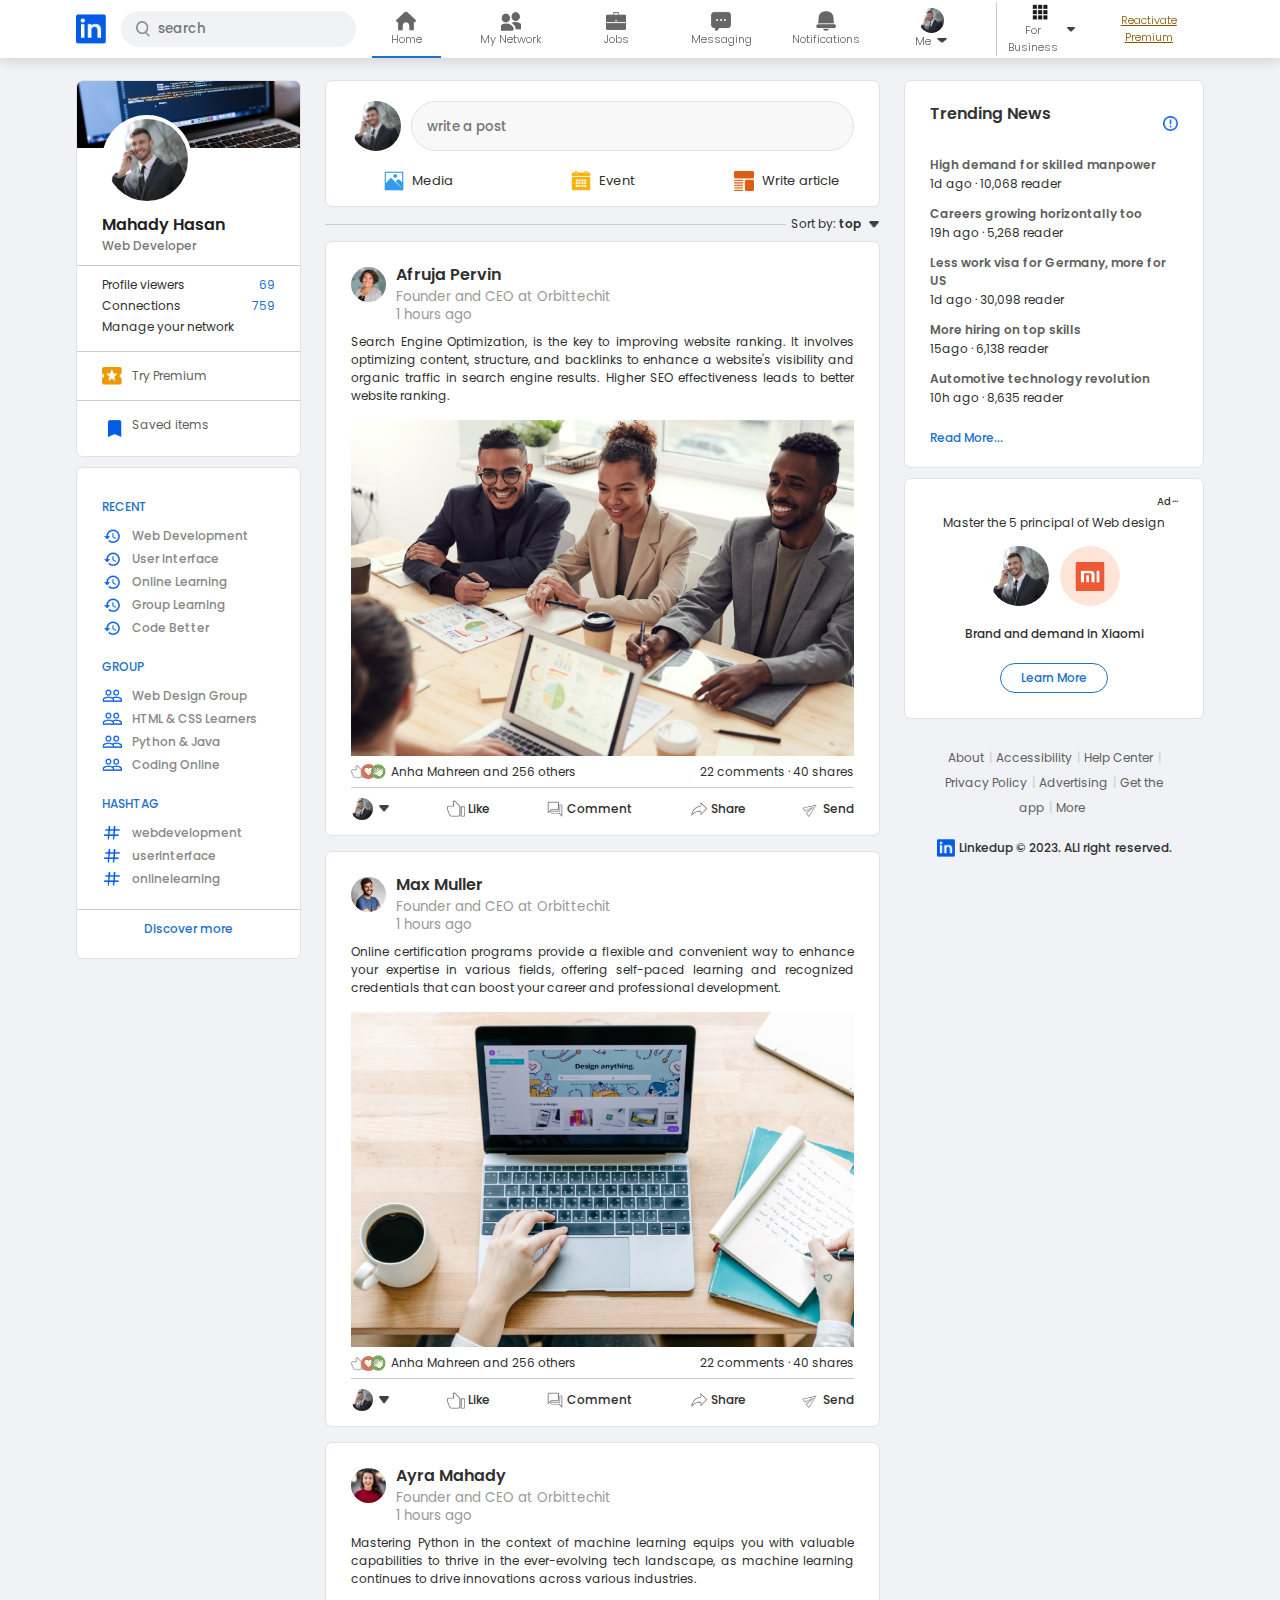
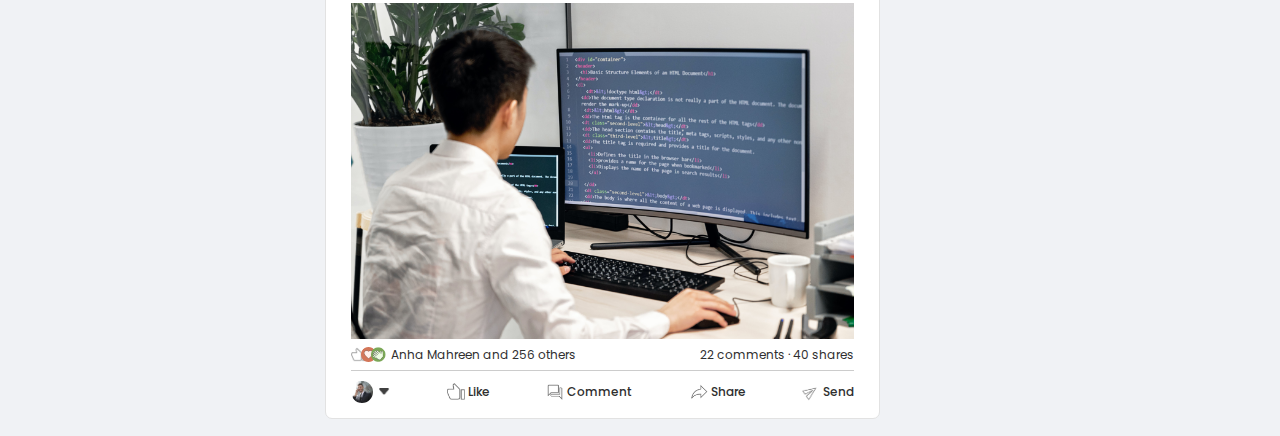
<file: index.html>
<!DOCTYPE html>
<html lang="en">
<head>
    <meta charset="UTF-8">
    <meta name="viewport" content="width=device-width, initial-scale=1.0">
    <title>Social Media Site Design</title>
    <link rel="stylesheet" href="style.css">
</head>
<body>
    <nav class="navbar">
        <div class="wrapper">
            <div class="container">
                <div class="navbar-left">
                    <a href="index.html" class="logo"><img src="images/logo.png" alt=""></a>
                    <div class="search-box">
                        <img src="images/search.png">
                        <input type="text" placeholder="search">
                    </div>
                </div>
                <div class="navbar-center">
                    <ul id="menu">
                        <li><a href="#" class="active-link"><img src="images/home.png"><span>Home</span></a></li>
                        <li><a href="#"><img src="images/network.png"><span>My Network</span></a></li>
                        <li><a href="#"><img src="images/jobs.png"><span>Jobs</span></a></li>
                        <li><a href="#"><img src="images/message.png"><span>Messaging</span></a></li>
                        <li><a href="#"><img src="images/notification.png"><span>Notifications</span></a></li>
                        <li><a href="#" onclick='toggleMenu()'>
                                <img src="images/user-1.png" class="nav-profile-img">
                                <span>Me<img src="images/down-arrow.png"></span>
                            </a>
                        </li>
                        <li class="item_divider"><a href="#" onclick='toggleMenu()'>
                            <img src="images/grid-view.png">
                            <span>For Business<img src="images/down-arrow.png"></span>
                            </a>
                        </li>
                        <li>
                            <div class="premium-upsell-link">
                                <a href="#">Reactivate Premium</a>
                            </div>
                            </li>
                    </ul>
                </div>
                <!-- <div class="navbar-right">
                    <div class="online">
                        <img src="images/user-1.png" class="nav-profile-img" onclick='toggleMenu()'>
                    </div>
                </div> -->
                <!------------------Profile Menu------------------- -->
                <div class="profile-menu-wrap" id="profileMenu">
                    <div class="profile-menu">
                        <div class="user-info">
                            <img src="images/user-1.png">
                            <div>
                                <h3>Mahady Hasan</h3>
                                <a href="profile.html">See your profile</a>
                            </div>
                        </div>
                        <hr>
                        <a href="#" class="profile-menu-link">
                            <img src="images/feedback.png">
                            <p>Give Feedback</p>
                            <span>></span>
                        </a>
        
                        <a href="#" class="profile-menu-link">
                            <img src="images/setting.png">
                            <p>Setting & privacy</p>
                            <span>></span>
                        </a>
        
                        <a href="#" class="profile-menu-link">
                            <img src="images/help.png">
                            <p>Help & Support</p>
                            <span>></span>
                        </a>
        
                        <a href="#" class="profile-menu-link">
                            <img src="images/display.png">
                            <p>Display & Accessibility</p>
                            <span>></span>
                        </a>
        
                        <a href="#" class="profile-menu-link">
                            <img src="images/logout.png">
                            <p>Logout</p>
                            <span>></span>
                        </a>
        
                    </div>
                </div>
            </div>
        </div>
        
    </nav>
    <!--------------------------[navbar End]--------------- -->
    <div class="main-container">
        <div class="container">
            <!--------------------------[left-sidebar]--------------- -->
            <div class="left-sidebar">
                <div class="content-box overflow mb-10">
                    <div class="sidebar-profile-box">
                        <img src="images/cover-pic.png" width="100%">
                        <div class="sidebar-profile-info small-screen">
                            <img src="images/user-1.png">
                            <h1>Mahady Hasan</h1>
                            <h3>Web Developer</h3>
                        </div>
                        <div class="sidebar-profile-info content-divider hideMe">
                            <ul>
                                <li>Profile viewers<span>69</span></li>
                                <li>Connections<span>759</span></li>
                                <li>Manage your network</li>
                            </ul>
                        </div>
                        <div class="sidebar-profile-link hideMe">
                            <a class="content-divider" href="#"><img src="images/premium.png">Try Premium</a>
                            <a class="content-divider" href="#"><img src="images/items.png">Saved items</a>
                        </div>
                    </div>
                </div>

                <div class="content-box space-around">
                    <div class="sidebar-activity" id="sideBarActivity">
                        <h3>RECENT</h3>
                        <a href="#"><img src="images/recent.png">Web Development</a>
                        <a href="#"><img src="images/recent.png">User Interface</a>
                        <a href="#"><img src="images/recent.png">Online Learning</a>
                        <a href="#"><img src="images/recent.png">Group Learning</a>
                        <a href="#"><img src="images/recent.png">Code Better</a>
        
                        <h3>GROUP</h3>
                        <a href="#"><img src="images/group.png">Web Design Group</a>
                        <a href="#"><img src="images/group.png">HTML & CSS Learners</a>
                        <a href="#"><img src="images/group.png">Python & Java</a>
                        <a href="#"><img src="images/group.png">Coding Online</a>
        
                        <h3>HASHTAG</h3>
                        <a href="#"><img src="images/hashtag.png">webdevelopment</a>
                        <a href="#"><img src="images/hashtag.png">userinterface</a>
                        <a href="#"><img src="images/hashtag.png">onlinelearning</a>
        
                        <div class="discover-more-link">
                            <a href="#">Discover more</a>
                        </div>
                    </div>
                </div>

                <p id="showMoreLink" onclick = 'toggleActivity()'>Show more <b>+</b></p>
            </div>
            <!--------------------------[main-content]--------------- -->
            <div class="main-content">
                <div class="content-box">
                    <div class="create-post">
                        <div class="create-post-input">
                            <img src="images/user-1.png">
                            <textarea name="create-post" rows="2" placeholder="write a post"></textarea>
                        </div>
                        <div class="create-post-links">
                            <ul>
                                <li><img src="images/media.png">Media</li>
                                <li><img src="images/event.png">Event</li>
                                <li><img src="images/article.png">Write article</li>
                            </ul>
                        </div>
                    </div>
                </div>

                <div class="sort-by">
                    <hr>
                    <p>Sort by: <span>top <img src="images/down-arrow.png"></span></p>
                </div>
                <div class="post">
                    <div class="post-author">
                        <img src="images/user-3.png">
                        <div>
                            <h1>Afruja Pervin</h1>
                            <small>Founder and CEO at Orbittechit</small>
                            <small>1 hours ago</small>
                        </div>
                    </div>
                    <p>Search Engine Optimization, is the key to improving website ranking. It involves optimizing content, structure, and backlinks to enhance a website's visibility and organic traffic in search engine results. Higher SEO effectiveness leads to better website ranking.</p>
                    <img src="images/post-image-1.png" width="100%">
    
                    <div class="post-stats">
                        <div>
                            <img src="images/thumbsup.png">
                            <img src="images/love.png">
                            <img src="images/clap.png">
                            <span class="liked-users">Anha Mahreen and 256 others</span>
                        </div>
                        <div>
                            <span>22 comments &middot; 40 shares</span>
                        </div>
                    </div>
                    <div class="post-activity">
                        <div>
                            <img src="images/user-1.png" class="post-activity-user-icon">
                            <img src="images/down-arrow.png" class="post-activity-arrow-icon">
                        </div>
                        <div class="post-activity-link">
                            <img src="images/like.png">
                            <span>Like</span>
                        </div>
                        <div class="post-activity-link">
                            <img src="images/comment.png">
                            <span>Comment</span>
                        </div>
                        <div class="post-activity-link">
                            <img src="images/share.png">
                            <span>Share</span>
                        </div>
                        <div class="post-activity-link">
                            <img src="images/send.png">
                            <span>Send</span>
                        </div>
                    </div>
                </div>

                <div class="post">
                    <div class="post-author">
                        <img src="images/user-2.png">
                        <div>
                            <h1>Max Muller</h1>
                            <small>Founder and CEO at Orbittechit</small>
                            <small>1 hours ago</small>
                        </div>
                    </div>
                    <p>Online certification programs provide a flexible and convenient way to enhance your expertise in various fields, offering self-paced learning and recognized credentials that can boost your career and professional development.</p>
                    <img src="images/post-image-2.png" width="100%">
    
                    <div class="post-stats">
                        <div>
                            <img src="images/thumbsup.png">
                            <img src="images/love.png">
                            <img src="images/clap.png">
                            <span class="liked-users">Anha Mahreen and 256 others</span>
                        </div>
                        <div>
                            <span>22 comments &middot; 40 shares</span>
                        </div>
                    </div>
                    <div class="post-activity">
                        <div>
                            <img src="images/user-1.png" class="post-activity-user-icon">
                            <img src="images/down-arrow.png" class="post-activity-arrow-icon">
                        </div>
                        <div class="post-activity-link">
                            <img src="images/like.png">
                            <span>Like</span>
                        </div>
                        <div class="post-activity-link">
                            <img src="images/comment.png">
                            <span>Comment</span>
                        </div>
                        <div class="post-activity-link">
                            <img src="images/share.png">
                            <span>Share</span>
                        </div>
                        <div class="post-activity-link">
                            <img src="images/send.png">
                            <span>Send</span>
                        </div>
                    </div>
                </div>

                <div class="post">
                    <div class="post-author">
                        <img src="images/user-4.png">
                        <div>
                            <h1>Ayra Mahady</h1>
                            <small>Founder and CEO at Orbittechit</small>
                            <small>1 hours ago</small>
                        </div>
                    </div>
                    <p>Mastering Python in the context of machine learning equips you with valuable capabilities to thrive in the ever-evolving tech landscape, as machine learning continues to drive innovations across various industries.</p>
                    <img src="images/post-image-4.png" width="100%">
    
                    <div class="post-stats">
                        <div>
                            <img src="images/thumbsup.png">
                            <img src="images/love.png">
                            <img src="images/clap.png">
                            <span class="liked-users">Anha Mahreen and 256 others</span>
                        </div>
                        <div>
                            <span>22 comments &middot; 40 shares</span>
                        </div>
                    </div>
                    <div class="post-activity">
                        <div>
                            <img src="images/user-1.png" class="post-activity-user-icon">
                            <img src="images/down-arrow.png" class="post-activity-arrow-icon">
                        </div>
                        <div class="post-activity-link">
                            <img src="images/like.png">
                            <span>Like</span>
                        </div>
                        <div class="post-activity-link">
                            <img src="images/comment.png">
                            <span>Comment</span>
                        </div>
                        <div class="post-activity-link">
                            <img src="images/share.png">
                            <span>Share</span>
                        </div>
                        <div class="post-activity-link">
                            <img src="images/send.png">
                            <span>Send</span>
                        </div>
                    </div>
                </div>

            </div>
            <!-- ------------------------[right-sidebar]--------------- -->
            <div class="right-sidebar">
                <div class="content-box space-around mb-10">
                    <div class="sidebar-news">
                        <img src="images/more.png" class="info-icon">
                        <h3>Trending News</h3>
        
                        <a href="#">High demand for skilled manpower</a>
                        <span>1d ago &middot; 10,068 reader</span>
        
                        <a href="#">Careers growing horizontally too</a>
                        <span>19h ago &middot; 5,268 reader</span>
        
                        <a href="#">Less work visa for Germany, more for US</a>
                        <span>1d ago &middot; 30,098 reader</span>
        
                        <a href="#">More hiring on top skills</a>
                        <span>15ago &middot; 6,138 reader</span>
        
                        <a href="#">Automotive technology revolution</a>
                        <span>10h ago &middot; 8,635 reader</span>
        
                        <a href="#" class="read-more-link">Read More...</a>
                    </div>
                </div>

                <div class="content-box mb-10">
                    <div class="sidebar-ad">
                        <small>Ad</small>
                        <p>Master the 5 principal of Web design</p>
                        <div>
                            <img src="images/user-1.png">
                            <img src="images/mi-logo.png">
                        </div>
                        <b>Brand and demand in Xiaomi</b>
                        <a href="#" class="ad-btn">Learn More</a>
                    </div>
                </div>
    
                <div class="sidebar-useful-links">
                    <ul>
                        <li><a href="#">About</a></li>
                        <li><a href="#">Accessibility</a></li>
                        <li><a href="#">Help Center</a></li>
                        <li><a href="#">Privacy Policy</a></li>
                        <li><a href="#">Advertising</a></li>
                        <li><a href="#">Get the app</a></li>
                        <li><a href="#">More</a></li>
                    </ul>
    
                    <div class="copyright-msg">
                        <img src="images/logo.png">
                        <p>Linkedup &#169; 2023. ALl right reserved.</p>
                    </div>
                </div>
            </div>
        </div>
    </div>
<script src="script.js"></script>
</body>
</html>
</file>
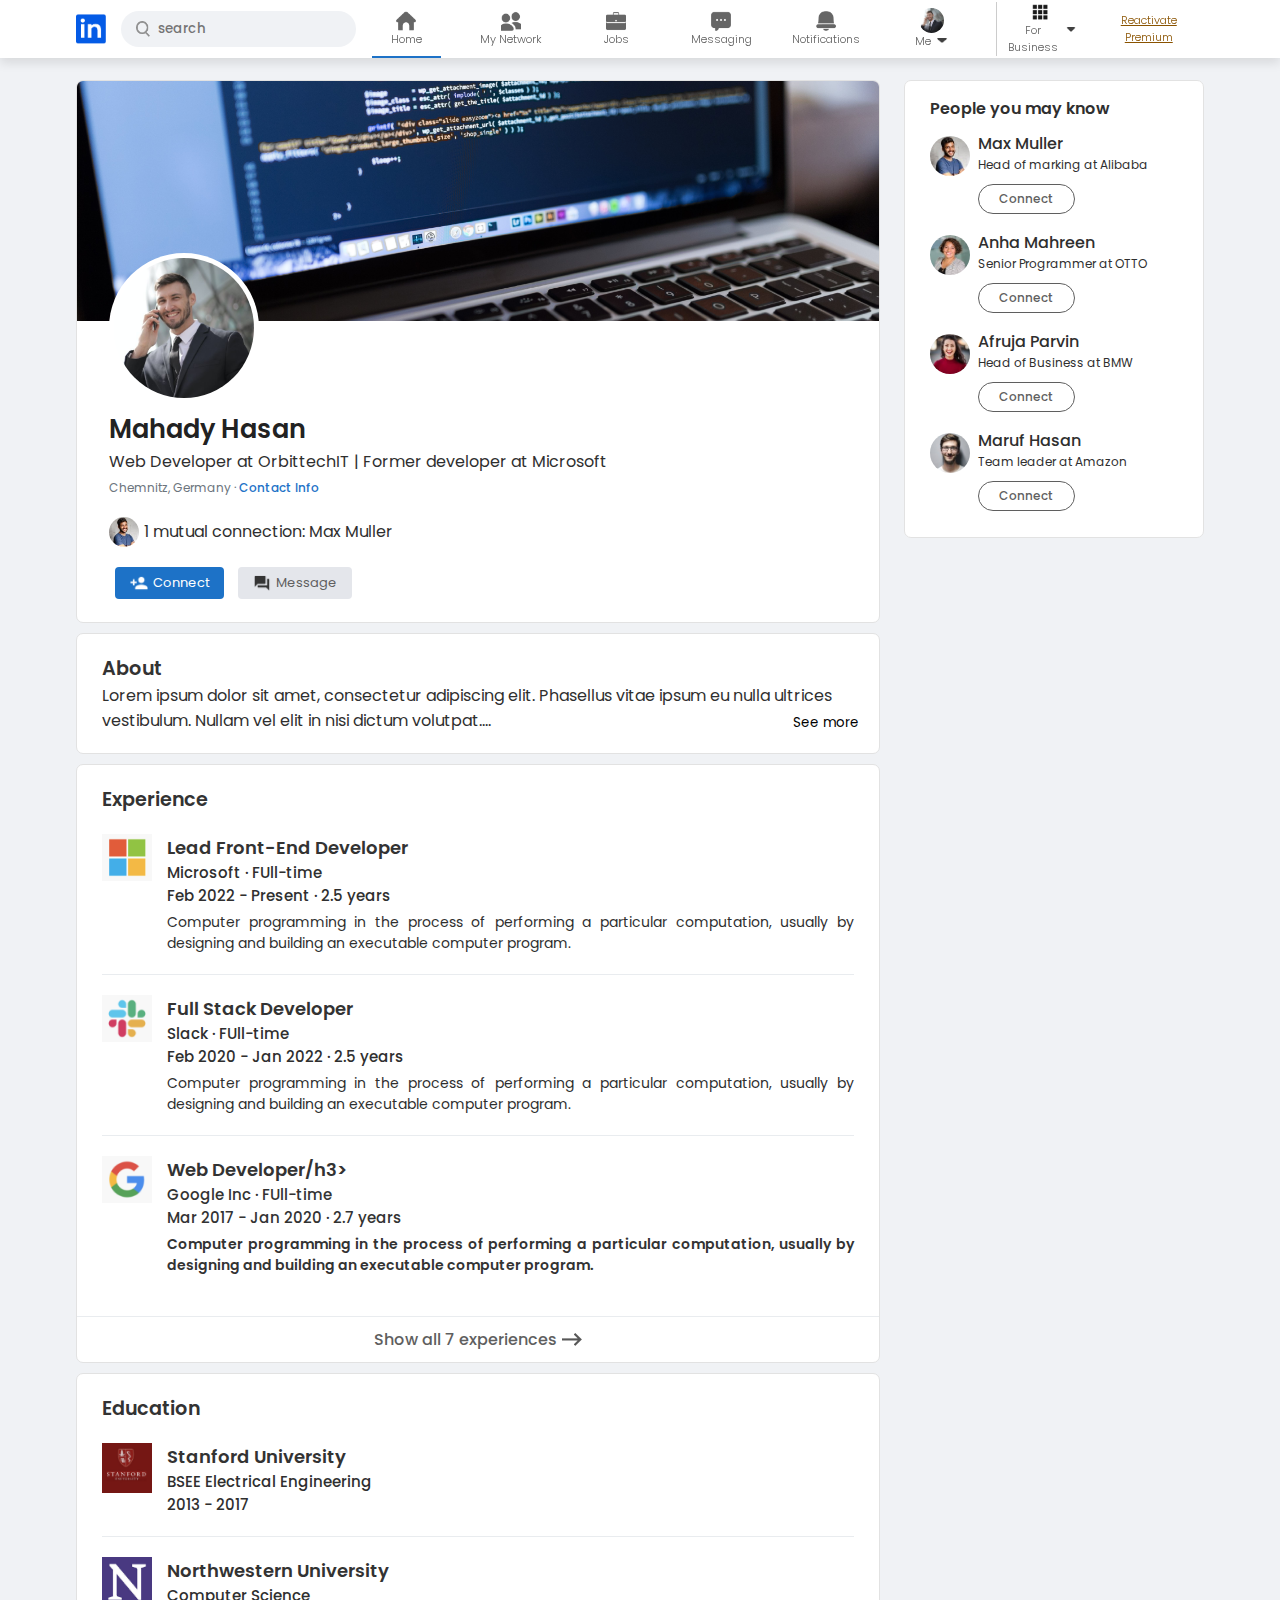
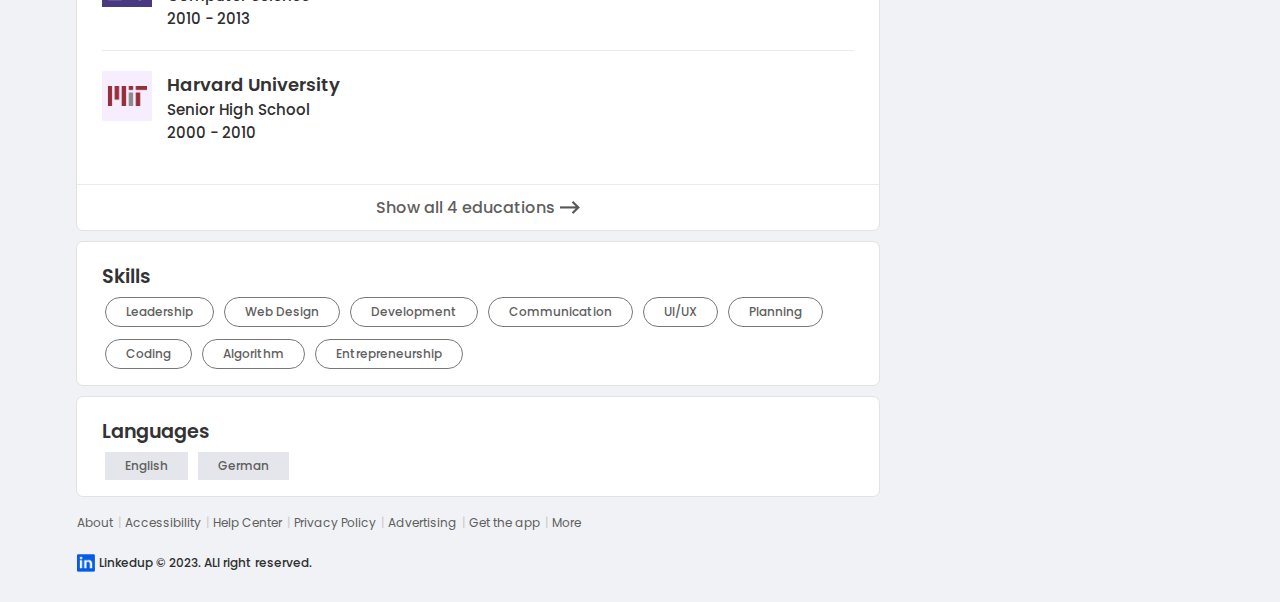
<file: profile.html>
<!DOCTYPE html>
<html lang="en">
<head>
    <meta charset="UTF-8">
    <meta name="viewport" content="width=device-width, initial-scale=1.0">
    <title>Social Media Site Design</title>
    <link rel="stylesheet" href="style.css">
</head>
<body>
    <nav class="navbar">
        <div class="wrapper">
            <div class="container">
                <div class="navbar-left">
                    <a href="index.html" class="logo"><img src="images/logo.png" alt=""></a>
                    <div class="search-box">
                        <img src="images/search.png">
                        <input type="text" placeholder="search">
                    </div>
                </div>
                <div class="navbar-center">
                    <ul id="menu">
                        <li><a href="#" class="active-link"><img src="images/home.png"><span>Home</span></a></li>
                        <li><a href="#"><img src="images/network.png"><span>My Network</span></a></li>
                        <li><a href="#"><img src="images/jobs.png"><span>Jobs</span></a></li>
                        <li><a href="#"><img src="images/message.png"><span>Messaging</span></a></li>
                        <li><a href="#"><img src="images/notification.png"><span>Notifications</span></a></li>
                        <li><a href="#" onclick='toggleMenu()'>
                                <img src="images/user-1.png" class="nav-profile-img">
                                <span>Me<img src="images/down-arrow.png"></span>
                            </a>
                        </li>
                        <li class="item_divider"><a href="#" onclick='toggleMenu()'>
                            <img src="images/grid-view.png">
                            <span>For Business<img src="images/down-arrow.png"></span>
                            </a>
                        </li>
                        <li>
                            <div class="premium-upsell-link">
                                <a href="#">Reactivate Premium</a>
                            </div>
                            </li>
                    </ul>
                </div>
                <!-- <div class="navbar-right">
                    <div class="online">
                        <img src="images/user-1.png" class="nav-profile-img" onclick='toggleMenu()'>
                    </div>
                </div> -->
                <!------------------Profile Menu------------------- -->
                <div class="profile-menu-wrap" id="profileMenu">
                    <div class="profile-menu">
                        <div class="user-info">
                            <img src="images/user-1.png">
                            <div>
                                <h3>Mahady Hasan</h3>
                                <a href="profile.html">See your profile</a>
                            </div>
                        </div>
                        <hr>
                        <a href="#" class="profile-menu-link">
                            <img src="images/feedback.png">
                            <p>Give Feedback</p>
                            <span>></span>
                        </a>
        
                        <a href="#" class="profile-menu-link">
                            <img src="images/setting.png">
                            <p>Setting & privacy</p>
                            <span>></span>
                        </a>
        
                        <a href="#" class="profile-menu-link">
                            <img src="images/help.png">
                            <p>Help & Support</p>
                            <span>></span>
                        </a>
        
                        <a href="#" class="profile-menu-link">
                            <img src="images/display.png">
                            <p>Display & Accessibility</p>
                            <span>></span>
                        </a>
        
                        <a href="#" class="profile-menu-link">
                            <img src="images/logout.png">
                            <p>Logout</p>
                            <span>></span>
                        </a>
        
                    </div>
                </div>
            </div>
        </div>
        
    </nav>
    <!-- ------------------------[navbar End]--------------- -->
<div class="main-container">
    <div class="container">
        <div class="profile-main">
            <div class="content-box overflow mb-10">
                <div class="profile-container">
                    <img src="images/cover-pic.png" width="100%">
                    <div class="profile-container-inner">
                        <img src="images/user-1.png" class="profile-pic">
                        <h1>Mahady Hasan</h1>
                        <span>Web Developer at OrbittechIT | Former developer at Microsoft</span>
                        <p>Chemnitz, Germany &middot; <a href="#">Contact Info</a></p>
                        <div class="mutual-connection">
                            <img src="images/user-2.png">
                            <span>1 mutual connection: Max Muller</span>
                        </div>
                        <div class="profile-btn">
                            <a href="#" class="primary-btn"><img src="images/connect.png">Connect</a>
                            <a href="#"><img src="images/chat.png">Message</a>
                        </div>
                    </div>
                </div>
            </div>

            <div class="content-box mb-10">
                <div class="profile-description">
                    <div class="description-header">
                        <h2>About</h2>
                    </div>
                    
                    <div class="description-body" id="contentContainer">
                        <div class="longConten" id="content">
                            Lorem ipsum dolor sit amet, consectetur adipiscing elit. Phasellus vitae ipsum eu nulla ultrices vestibulum. Nullam vel elit in nisi dictum volutpat. Integer hendrerit nisi nec ex finibus, non suscipit lectus tincidunt. Etiam vitae velit a nulla iaculis bibendum. Donec tempus elit in libero volutpat, at blandit est ultrices. Proin dignissim justo at felis laoreet, id vestibulum velit gravida. Vestibulum nec velit nec ex tristique tincidunt. Vivamus consectetur nisl id magna pharetra eleifend. Nulla auctor sapien ac sapien posuere, ac iaculis justo congue.
                        </div>
                    </div>
                </div>
            </div>

            <div class="content-box mb-10">
                <div class="profile-description">
                    <div class="description-header">
                        <h2>Experience</h2>
                    </div>
                    <div class="description-body">
                        <div class="profile-desc-row description-divider">
                            <img src="images/microsoft.png">
                            <div>
                                <h3>Lead Front-End Developer</h3>
                                <b>Microsoft &middot; FUll-time</b>
                                <b>Feb 2022 - Present &middot; 2.5 years</b>
                                <p>
                                    Computer programming in the process of performing a particular computation, usually by designing and building an executable computer program.
                                </p>
                            </div>
                        </div>
                        <div class="profile-desc-row description-divider">
                            <img src="images/slack.png">
                            <div>
                                <h3>Full Stack Developer</h3>
                                <b>Slack &middot; FUll-time</b>
                                <b>Feb 2020 - Jan 2022 &middot; 2.5 years</b>
                                <p>
                                    Computer programming in the process of performing a particular computation, usually by designing and building an executable computer program.
                                </p>
                            </div>
                        </div>
            
                        <div class="profile-desc-row ">
                            <img src="images/google.png">
                            <div>
                                <h3>Web Developer/h3>
                                <b>Google Inc &middot; FUll-time</b>
                                <b>Mar 2017 - Jan 2020 &middot; 2.7 years</b>
                                <p>
                                    Computer programming in the process of performing a particular computation, usually by designing and building an executable computer program.
                                </p>
                            </div>
                        </div>
                    </div>
                    <div class="description-footer">
                        <a href="#" class="experience-link">Show all 7 experiences <img src="images/right-arrow.png"></a>
                    </div>
                </div>
            </div>
            
            <div class="content-box mb-10">
                <div class="profile-description">
                    <div class="description-header">
                        <h2>Education</h2>
                    </div>
                    <div class="description-body">
                        <div class="profile-desc-row description-divider">
                            <img src="images/stanford.png">
                            <div>
                                <h3>Stanford University</h3>
                                <b>BSEE Electrical Engineering</b>
                                <b>2013 - 2017</b>
                            </div>
                        </div> 
                        <div class="profile-desc-row description-divider">
                            <img src="images/north.png">
                            <div>
                                <h3>Northwestern University</h3>
                                <b>Computer Science</b>
                                <b>2010 - 2013</b>
                            </div>
                        </div> 
                        <div class="profile-desc-row">
                            <img src="images/mit.png">
                            <div>
                                <h3>Harvard University</h3>
                                <b>Senior High School</b>
                                <b>2000 - 2010</b>
                            </div>
                        </div> 
                    </div>
                    <div class="description-footer">
                        <a href="#" class="experience-link">Show all 4 educations <img src="images/right-arrow.png"></a>
                    </div>
                </div>
            </div>
            
            <div class="content-box mb-10">
                <div class="profile-description">
                    <div class="description-header">
                        <h2>Skills</h2>
                    </div>
                    <div class="description-body mb-10">
                        <a href="#" class="skills-btn">Leadership</a>
                        <a href="#" class="skills-btn">Web Design</a>
                        <a href="#" class="skills-btn">Development</a>
                        <a href="#" class="skills-btn">Communication</a>
                        <a href="#" class="skills-btn">UI/UX</a>
                        <a href="#" class="skills-btn">Planning</a>
                        <a href="#" class="skills-btn">Coding</a>
                        <a href="#" class="skills-btn">Algorithm</a>
                        <a href="#" class="skills-btn">Entrepreneurship</a>
                    </div>
                </div>
            </div>
            
            <div class="content-box mb-10">
                <div class="profile-description">
                    <div class="description-header">
                        <h2>Languages</h2>
                    </div>
                    <div class="description-body mb-10">
                        <a href="#" class="language-btn">English</a>
                        <a href="#" class="language-btn">German</a>
                    </div>
                </div>
            </div>
            
        </div>
    
        <!-- ------------------Profile Sidebar------------------------------ -->
        <div class="profile-sidebar">  
            <div class="content-box space-around sidebar-people">
                <h3>People you may know</h3>
                <div class="sidebar-people-row">
                    <img src="images/user-2.png">
                    <div>
                        <h2>Max Muller</h2>
                        <p>Head of marking at Alibaba</p>
                        <a href="#">Connect</a>
                    </div>
                </div>
    
                <div class="sidebar-people-row">
                    <img src="images/user-3.png">
                    <div>
                        <h2>Anha Mahreen</h2>
                        <p>Senior Programmer at OTTO</p>
                        <a href="#">Connect</a>
                    </div>
                </div>
    
                <div class="sidebar-people-row">
                    <img src="images/user-4.png">
                    <div>
                        <h2>Afruja Parvin</h2>
                        <p>Head of Business at BMW</p>
                        <a href="#">Connect</a>
                    </div>
                </div>
    
                <div class="sidebar-people-row">
                    <img src="images/user-5.png">
                    <div>
                        <h2>Maruf Hasan</h2>
                        <p>Team leader at Amazon</p>
                        <a href="#">Connect</a>
                    </div>
                </div>
            </div>
        </div>
    </div>
</div>


<div class="profile-footer">
    <div class="sidebar-useful-links">
        <ul>
            <li><a href="#">About</a></li>
            <li><a href="#">Accessibility</a></li>
            <li><a href="#">Help Center</a></li>
            <li><a href="#">Privacy Policy</a></li>
            <li><a href="#">Advertising</a></li>
            <li><a href="#">Get the app</a></li>
            <li><a href="#">More</a></li>
        </ul>

        <div class="copyright-msg">
            <img src="images/logo.png">
            <p>Linkedup &#169; 2023. ALl right reserved.</p>
        </div>
    </div>
</div>

<script src="script.js"></script>
</body>
</html>
</file>
<file: style.css>
@import url('https://fonts.googleapis.com/css2?family=Poppins:wght@400;500;600;700&display=swap');

*{
    margin: 0;
    padding: 0;
    font-family: 'poppins', sans-serif;
    box-sizing: border-box;
}

body{
     background: #f0f2f5;
     color: #2f2f2f;
}

a{
    text-decoration: none;
    color: #5f5f5f;
}


.item_divider{
    border-left: 1px solid #ccc;
}

.wrapper{
    width: 100%;
    margin: 0 auto;
}

.navbar{
    margin: 0 auto;
    background: #fff;
    position: sticky;
    top: 0;
    z-index: 100;
    box-shadow: 0 5px 10px rgba(0, 0, 0, 0.1);
}

.logo img{
    width: 30px;
    margin-right: 15px;
    display: block;
}

.navbar-center {
    width: max-content;
    display: flex;
}

.navbar-center ul{
    display: flex;
    align-items: center;
}

.navbar-center ul li{
    min-width: 85px;
    list-style: none;
}

.navbar-center ul li a {
    min-width: 70px;
    display: flex;
    flex-direction: column;
    align-items: center;
    text-align: center;
    font-size: 11px;
    font-weight: 300;
    margin: 0px 8px;
    padding-right: 5px;
    position: relative;
}

.navbar-center ul li a img{
    display: block;
    width: 20px;
}

.navbar-center ul li a > img.nav-profile-img{
    width: 25px;
    border-radius: 50%;
    display: block;
    cursor: pointer;
    position: relative;
}

.navbar-center ul li a::after{
    content: '';
    width: 0;
    height: 2px;
    background: #1D72C7;
    position: absolute;
    bottom: -7px;
    transition: width 0.2s;
}

.navbar-center ul li a:hover::after,
.navbar-center ul li a.active-link::after{
    width: 100%;
}

/* .navbar-center ul li:last-child {
    border-left: 1px solid #ccc;
  } */

.navbar-center ul li a > span {
    display: flex;
}

.navbar-center ul li a > span > img{
    width: 12px;
    height: 5px;
    margin-top: 5px;
    margin-left: 5px;
}

.premium-upsell-link{
    max-width: 100px;
    text-decoration: underline;
    color: #8a5300;
}

.premium-upsell-link > a {
    color: #8a5300;
    text-align: end;
}


.online{
    position: relative;
}

.online::after{
    content: "";
    width: 7px;
    height: 7px;
    border-radius: 2px solid #fff;
    border-radius: 50%;
    right: 0px;
    top: 0px;
    background: #36c544;
    position: absolute;
}

.search-box{
    background: #f0f2f5;
    max-width: 250px;
    border-radius: 20px;
    display: flex;
    align-items: center;
    padding: 0 15px;
}

.navbar-left{
display: flex;
align-items: center;
}

.search-box img{
    width: 14px;
}

.search-box input{
    width: 100%;
    background: transparent;
    outline: none;
    border: 0;
    padding: 8px;
}

.content-box{
    background: #fff;
    border-radius: 7px;
    border: 1px solid #e2e2e2;
}

.overflow{
    overflow: hidden;
}

.space-around{
    padding: 10px 25px;
}

.mb-10{
    margin-bottom: 10px;
}

/* ------[navbar End]---------------- */
.sidebar-profile-box{
}

.sidebar-profile-info{
    padding: 5px 25px;
    margin-bottom: 5px;
}
.sidebar-profile-info img{
    width: 90px;
    border-radius: 50%;
    background: #fff;
    padding: 4px;
    margin-top: -45px;
}

.sidebar-profile-info h1{
    font-size: 16px;
    font-weight: 600;
    color: #222;
}

.sidebar-profile-info h3{
    font-size: 12px;
    font-weight: 500;
    color: #777;
}

.sidebar-profile-info ul {
    list-style: none;
    margin: 5px 0;
}

.sidebar-profile-info ul li{
    width: 100%;
    margin: 3px 0;
    font-size: 12px;
}

.sidebar-profile-info ul li span{
    float: right;
    color: #1D72C7;
}

.sidebar-profile-link{
    
    align-items: center;
    justify-content: flex-start;
}

.sidebar-profile-link a{
    display: flex;
    padding: 15px 25px;
    font-size: 12px;
}
.content-divider{
    border-top: 1px solid #ccc;
}

.sidebar-profile-link a:first-child{
    border-left: 0;
}

.sidebar-profile-link a img{
    width: 20px;
    margin-right: 10px;
}

.sidebar-activity {

}

.sidebar-activity h3{
    color: #1D72C7;
    font-size: 12px;
    font-weight: 500;
    margin: 20px 0 10px;
}

.sidebar-activity a{
    display: flex;
    align-items: center;
    font-size: 12px;
    font-weight: 500;
    color: #888;
    margin: 3px 0;
}

.sidebar-activity a img{
    width: 20px;
    margin-right: 10px;
}

.discover-more-link{
    border-top: 1px solid #ccc;
    text-align: center;
    margin: 20px -25px 0 -25px;

}

.discover-more-link a{
    color: #1D72C7;
    display: inline-block;
    margin: 10px 0;
}

.sidebar-news h3{
    font-size: 16px;
    font-weight: 600;
    color: #333;
    margin: 10px 0 30px;
}

.sidebar-news a{
    display: block;
    font-size: 12px;
    font-weight: 600;
    margin-top: 10px;
    margin-bottom: -4px;
}

.sidebar-news span{
    font-size: 12px;
    
}

.sidebar-news .read-more-link{
    color: #1D72C7;
    font-weight: 500;
    margin: 20px 0 10px;
}

.info-icon{
    width: 15px;
    float: right;
    margin-top: 15px;
}

.sidebar-ad{
    padding: 15px 25px;
    text-align: center;
    font-size: 12px;
}

.sidebar-ad img{
    width: 60px;
    border-radius: 50%;
    margin: 4px;
}

.sidebar-ad small{
    float: right;
    font-weight: 500;
}

.sidebar-ad small::after{
    content: '···';  /* &middot; &middot; &middot; */
}

.sidebar-ad p{
    margin: 20px auto 10px;
}

.sidebar-ad b{
    display: block;
    font-weight: 500;
    margin-top: 10px;
}

.ad-btn{
    display:inline-block;
    border: 1px solid #1D72C7;
    border-radius: 30px;
    padding: 5px 20px;
    color: #1D72C7;
    font-weight: 500;
    margin: 20px auto 10px;
}

.sidebar-useful-links{
    padding: 15px 25px;
    text-align: center;
}

.sidebar-useful-links ul{
    list-style: none;
}

.sidebar-useful-links ul li{
    display: inline;
    width: 100%;
    font-size: 12px;

}

.sidebar-useful-links ul li::after{
    content: '|';
    text-align: center;
    margin-left: 5px;
    color: #ccc;
}

.sidebar-useful-links ul li:last-child::after{
    content: '';
}

.sidebar-useful-links ul li a{
    font-size: 12px;
    text-align: center;
}

.copyright-msg{
    display: flex;
    align-items: center;
    justify-content: center;
    font-size: 12px;
    margin-top: 20px;
    font-weight: 500;
}

.copyright-msg img{
    width: 18px;
    margin-right: 4px;
}

/* -------------------------------- */


.create-post{

}

.create-post-input{
    padding: 20px 25px 10px;
    display: flex;
    align-items:flex-start;
    
    
}

.create-post-input img{
    width: 50px;
    border-radius: 50%;
    margin-right: 10px;
}

.create-post-input textarea{
    width: 100%;
    border: 0;
    outline: 0;
    resize: none;
    background: #f8f8f8;
    padding: 10px 15px 0;
    border-radius: 25px;
    max-height: 50px;
    line-height: 30px;
    text-align: justify;
    border: 1px solid #e2e2e2;
}

::placeholder{
    font-weight: 500;
}
.create-post-links{
    padding-bottom: 5px;
}

.create-post-links ul{
    list-style: none;
    display: flex;
    justify-content: space-around;
}

.create-post-links ul li{
    display: flex;
    width: 100%;
    align-items: center;
    justify-content: center;
    flex-basis: 25%;
    height: 40px;
    font-size: 13px;
}


.create-post-links ul li img{
    width: 20px;
    margin-right: 8px;
}

.create-post-links ul li:last-child{
    /* background: #045be6;
    color: #fff;
    border-top: 0;*/
    border-right: 0; 
}

.sort-by {
    display: flex;
    align-items: center;
    margin: 8px 0;
}

.sort-by hr{
    flex: 1;
    border: 0;
    height: 1px;
    background: #ccc;
}

.sort-by p {
    font-size: 12px;
    padding-left:5px;
}

.sort-by p span{
    font-weight: 600;
    cursor: pointer;
}

.sort-by p span img{
    width: 12px;
    margin-left: 3px;
}

.post{
    background: #fff;
    padding: 20px 25px 5px;
    margin: 5px 0 15px;
    border-radius: 7px;
    border: 1px solid #e2e2e2;
}
.post p{
    font-size: 12px;
    text-align:justify;
    margin-bottom: 15px;
}
.post-author{
    display: flex;
    align-items:flex-start;
     margin-bottom: 10px;
}

.post-author img{
    width: 35px;
    border-radius: 50%;
    margin-top: 5px;
    margin-right: 10px;
}

.post-author h1 {
    font-size: 16px;
    font-weight: 600;
}

.post-author  small{
    display: block;
    margin-bottom: -2px;
    color: #999;
}



.post-stats{
    display: flex;
    flex-wrap: wrap;
    align-items: center;
    justify-content: space-between;
    font-size: 12px;
    border-bottom: 1px solid #ccc;
    padding-bottom: 6px;
}

.post-stats div{
    display: flex;
    align-items: center;
}

.post-stats img{
    width: 15px;
    margin-right: -5px;
}

.liked-users{
    margin-left: 10px;
}

.post-activity{
    display: flex;
    align-items: center;
    justify-content: space-between;
    padding: 10px 0;
    font-size: 12px;
    font-weight: 500;
}

.post-activity div{
    display: flex;
    align-items: center;
}

.post-activity-user-icon{
    width: 22px;
    border-radius: 50%;
}

.post-activity-arrow-icon{
    width: 12px;
    margin-left:5px;
}

.post-activity-link img{
    width: 18px;
    margin-right: 3px;
}

/* --------Profile Menu----------------------- */
.profile-menu-wrap{
    position: absolute;
    top:100% ;
    right: 19%;
    width: 320px;
    max-height: 0;
    overflow: hidden;
    transition: max-height 0.3s;
}

.profile-menu-wrap.open-menu{
    max-height: 400px;
}

.profile-menu{
     background: #222;
     color: #fff;
     padding: 20px;
     margin: 10px;
}

.user-info{
    display: flex;
    align-items: center;
}

.user-info img{
    width: 50px;
    border-radius: 50%;
    margin-right: 15px;
}

.user-info h3{
    font-weight: 500;
    margin-bottom: -7px;
}

.user-info a{
    color: #c9dbf8;
    font-size: 13px;
}
.profile-menu hr{
    border: 0;
    height: 1px;
    width: 100%;
    background: #fff;
    margin: 15px 0 10px;
}

.profile-menu-link{
    display: flex;
    align-items: center;
    color: #fff;
    margin: 12px 0;
    font-size: 14px;
}

.profile-menu-link p {
    width: 100%;
}

.profile-menu-link img{
    width: 35px;
    border-radius: 50%;
    margin-right: 15px;
}


/* --------------Profile page---------------------- */

/* .profile-main{
    flex-basis: 73%;
} */

.profile-sidebar{
    width: 300px;
    align-self:flex-start;
    position: sticky;
    top: 70px;
    margin-left: 24px;
}

.profile-container h1{
    font-size: 1.6rem;
    font-weight: 600;
    color: #222;
}

.profile-container b{
    font-weight: 500;
}

.profile-container p{
    margin-top: 5px;
    font-size: .75rem;
    color: #6c757d;
}

.profile-container p a{
    color: #1D72C7;
    font-weight: 500;
}
.profile-container-inner{
    padding: 0 4% 20px;
}
.profile-pic{
    width: 150px;
    border-radius: 50%;
    margin-top: -75px;
    padding: 5px;
    background: #fff;
}

.mutual-connection{
    display: flex;
    align-items: center;
    margin: 20px 0;
}

.mutual-connection img{
    width: 30px ;
    border-radius: 50%;
    margin-right: 5px;
}

.profile-btn{
    margin: 3px 6px;
}

.profile-btn a{
    display: inline-flex;
    align-items: center;
    background: #e4e6eb;
    padding: 6px 15px;
    border-radius: 4px;
    margin-right: 10px;
    font-size: 13px;
}

.profile-btn a img{
    width: 18px;
    margin-right: 5px;
}

.profile-btn .primary-btn{
    color: #fff;
    background: #1D72C7;
}
.description-header{
    padding: 20px 25px 0 25px;
}
.description-body{
     padding: 0px 25px; 
}

#contentContainer {
    position: relative;
  }
  
  #content {
    overflow: hidden;
    text-overflow: ellipsis;
    padding-bottom: 20px;
  }
  
  #seeMoreBtn {
    background: none;
    border: none;
    padding: 0;
    cursor: pointer;
    position: absolute;
    bottom: 20px;
    right: 20px;
  }

  #seeMoreBtn:hover{
    color: #1D72C7;
  }
  
  
.description-footer{
    padding: 0px 25px 10px 25px; 
    border-top: 1px solid #e9ecef;
}


.profile-description h2{
    color: #333;
    font-size: 1.2rem;
    font-weight: 600;
}

.profile-description p{
    font-size:.875rem;
    text-align: justify;
}

.description-divider{
    border-bottom: 1px solid #e9ecef;
}

.see-more-link{
    font-size: 12px;
}
.profile-desc-row{
    display: flex;
    align-items: flex-start;
    margin: 20px 0;
    padding-bottom: 20px;
}

.profile-desc-row img{
    width: 50px;
    margin-right: 15px;
}

.profile-desc-row div{
    width: 100%;
}

.profile-desc-row h3{
    font-size: 18px;
    font-weight: 600;
    color: #333;
}

.profile-desc-row b{
    display: block;
    font-weight: 500;
    font-size: 15px;
}

.profile-desc-row p{
    margin-top: 5px;
}



.positionAbs{
    position: absolute;
}

.experience-link{
    display: flex;
    align-items: center;
    justify-content: center;
    padding-top: 10px;
    font-weight: 500;
}

.experience-link img{
    width: 20px;
    margin-left: 5px;
}

.skills-btn{
    display: inline-block;
    margin: 6px 3px;
    padding: 5px 20px;
    border: 1px solid #777;
    border-radius: 25px;
    font-size: 12px;
    font-weight: 500;
}

.language-btn{
    display: inline-block;
     margin: 6px 3px;
     padding: 5px 20px;
     background: #e4e6eb;
     font-size: 12px;
     font-weight: 500;
}

.sidebar-people{
    font-size: 12px;
}

.sidebar-people h3{
    font-size: 16px;
    font-weight: 600;
    margin: 5px 0 10px;
}

.sidebar-people-row{
    display: flex;
    align-items: flex-start;
    margin: 6px 0;
}

.sidebar-people-row img{
    width: 40px;
    border-radius: 50%;
    margin-right: 8px;
    margin-top: 5px;
}

.sidebar-people-row h2{
    font-weight: 500;
    font-size: 16px;
}

.sidebar-people-row a{
    display: inline-block;
    margin: 10px 0;
    padding: 5px 20px;
    border-radius: 30px;
    font-size: 12px;
    font-weight: 500;
    border: 1px solid #5f5f5f;
}

.profile-footer{
    padding: 0 6% 30px;
}

.profile-footer .sidebar-useful-links{
    text-align: left;
    padding: 0;
}

.profile-footer .copyright-msg{
    justify-content: flex-start;
}

#showMoreLink {
    display: none;
}

/* ------------------ */
.main-container{
    width: 100%;
    display: flex;
    justify-content: center;
    margin-top: 20px;
}

.container{
    display: flex;
    max-width: 1128px;
    justify-content: space-between;
}

.main-content{
    width: 1128px;
    margin: 0 24px;
}

.left-sidebar{
    width: 225px;
    align-self: flex-start;
}

.right-sidebar{
    width: 300px;
    align-self: flex-start;
}



/* ----------Media Query------------------------ */

@media screen and (max-width: 767px){
    .hideMe{
        display: none;
    }
    .container{
        display: flex;
        flex-wrap: wrap;
        margin: 0 10px;
        padding: 2px 0px;
    }
    .main-container > .container{
        padding-top: 0;
    }
    .right-sidebar, .left-sidebar, .main-content{
        flex-basis: 100%;
        width: 576px;
    }
    .profile-sidebar{
        flex-basis: 100%;
        margin: unset;
    }
    .sidebar-profile-info.small-screen{
        display: flex;
        flex-direction: column;
        align-items: center;
    }
    .main-content{
        margin: unset;
    }
    .logo img{
        width: 28px;
    }
    .navbar .container{
        flex-wrap: unset;
    }
    .search-box{
        background: transparent;
        width: auto;
        padding: 0;
    }
    .search-box input{
        width: 0;
        padding: 0;
    }
    .navbar-center{
        overflow: hidden;
        flex-grow: 1;
         margin-left: 5%;
    }
    .navbar-center ul{
        display: flex;
        justify-content: space-between;
        width: 100%;
    }
    .navbar-center ul li{
        min-width: 50px;
        margin: 0 12px;
    }
    .navbar-center ul li a span{
        display: none;
    }  
    .navbar-center ul li a{
        min-width: unset;
    }

    .navbar-center ul li a::after{
        bottom: -14px;
    }

    .nav-profile-img{
        width: 28px;
    }
    .post-stats div{
        margin: 2px 0;
    }
    .post-activity-link span{
        display: none;
    }
    .post-activity-link img{
        margin-right: 0;
    }
    /* .profile-main, .profile-sidebar{
        flex-basis: 100%;
    } */
    .profile-container{
        font-size: 14px;
    }
    .profile-pic{
        width: 100px;
        margin-top: -50px;
    }

    .profile-description{
        font-size: 14px;
    }
    .sidebar-activity{
        display: none;
    }
    .sidebar-activity.open-activity{
        display: block ;
    }
    #showMoreLink{
        display: block;
        width: fit-content;
        margin: 10px auto;
        font-size: 14px;
        cursor: pointer;
    }
}

@media only screen and (min-width: 768px) {
    .navbar-center ul li{
        min-width: 50px;
        margin: 0 12px;
        padding: 5px 0;
    }
    .navbar-center ul li a span{
        display: none;
    }
    .navbar-center ul li a{
        min-width: unset;
    }  
    .navbar-center ul li a::after{
        bottom: -14px;
    }

    .search-box{
        background: transparent;
        width: auto;
        padding: 0;
    }
    .search-box input{
        width: 0;
        padding: 0;
    }
    .container{
        max-width: 720px;
        display: flex;
        flex-wrap: wrap;
        padding: 2px 0px;
        margin-left: calc((100% - 720px) / 2 );
        margin-right: calc((100% - 720px) / 2 );;
    }
    .main-content, .profile-main{
        width: 470px;
        margin: unset;
    }
    .right-sidebar{
        width: 470px;
        margin-left: auto;
    }
    .profile-main{
        width: 396px;
    }
    
}

@media only screen and (min-width: 992px) {

    .navbar .container {
        flex-wrap: nowrap;
        
    }

    .container{
        max-width: 960px;
        display: flex;
        margin: 0 auto;
        justify-content: space-between;
    }

    .main-content{
        width: 387px;
        margin: 0 24px;
    }

    .left-sidebar{
        width: 225px;
    }

    .right-sidebar{
        width: 300px;
    }

    .search-box{
        background: #f0f2f5;
        max-width: 250px;
        border-radius: 20px;
        display: flex;
        align-items: center;
        padding: 0 15px;
    }

    .search-box input{
        width: 100%;
        background: transparent;
        outline: none;
        border: 0;
        padding: 8px;
    }

    .navbar-center ul li{
        min-width: 85px;
        margin: 0 10px;
        padding:0;
    }

    .navbar-center ul li a span{
        display: flex;
    }
    .navbar-center ul li a::after{
        bottom: -10px;
    }

    .profile-main{
        width: 636px;
    }

}

@media only screen and (min-width: 1200px) {   
    .container{
        max-width: 1128px;
    }

    .main-content{
        width: 555px;
    }
    .profile-main{
        width: 804px;
    }
}

@media only screen and (min-width: 1400px) {   
    .container{
        margin: 0 auto;
        width: 1200px;
    }
}
</file>
